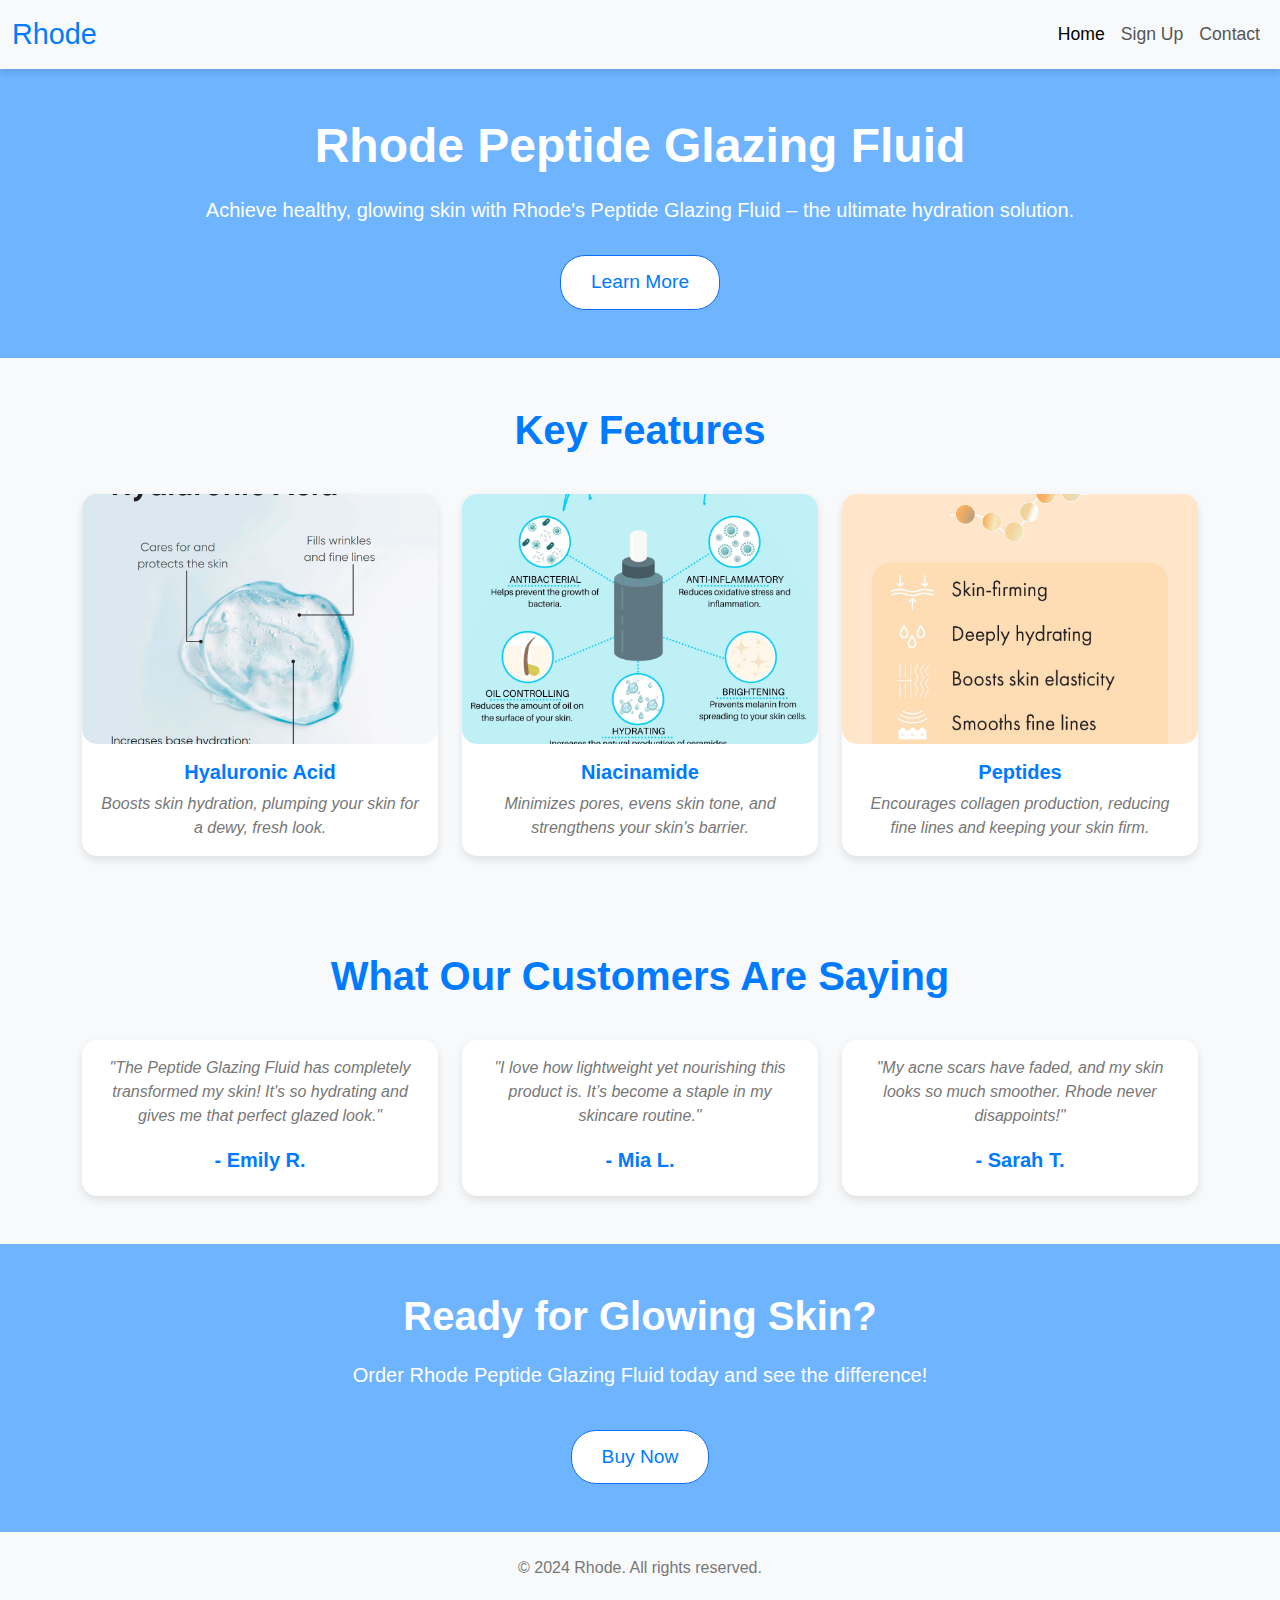
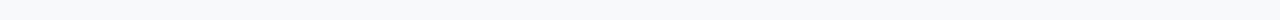
<file: index.html>
<!DOCTYPE html>
<html lang="en">
<head>
  <meta charset="UTF-8">
  <meta name="viewport" content="width=device-width, initial-scale=1.0">
  <title>Rhode - Peptide Glazing Fluid</title>
  <link href="https://cdn.jsdelivr.net/npm/bootstrap@5.3.0-alpha1/dist/css/bootstrap.min.css" rel="stylesheet">
  <link href="styles.css" rel="stylesheet">
</head>
<body>


<nav class="navbar navbar-expand-lg navbar-light bg-light">
  <div class="container-fluid">
    <a class="navbar-brand" href="#">Rhode</a>
    <button class="navbar-toggler" type="button" data-bs-toggle="collapse" data-bs-target="#navbarNav" aria-controls="navbarNav" aria-expanded="false" aria-label="Toggle navigation">
      <span class="navbar-toggler-icon"></span>
    </button>
    <div class="collapse navbar-collapse" id="navbarNav">
      <ul class="navbar-nav ms-auto">
        <li class="nav-item">
          <a class="nav-link active" href="#">Home</a>
        </li>
        <li class="nav-item">
          <a class="nav-link" href="signup.html">Sign Up</a>
        </li>
        <li class="nav-item">
          <a class="nav-link" href="contact.html">Contact</a>
        </li>
      </ul>
    </div>
  </div>
</nav>

<section id="home" class="text-center py-5">
  <div class="container">
    <h1 class="display-4">Rhode Peptide Glazing Fluid</h1>
    <p class="lead">Achieve healthy, glowing skin with Rhode's Peptide Glazing Fluid – the ultimate hydration solution.</p>
    <a href="features.html" class="btn btn-primary btn-lg">Learn More</a>
  </div>
</section>

<section id="features" class="py-5">
  <div class="container text-center">
    <h2>Key Features</h2>
    <div class="row">
      <div class="col-md-4">
        <div class="card">
          <img src="hyaluronic-acid.jpg" class="card-img-top" alt="Hyaluronic Acid">
          <div class="card-body">
            <h5 class="card-title">Hyaluronic Acid</h5>
            <p class="card-text">Boosts skin hydration, plumping your skin for a dewy, fresh look.</p>
          </div>
        </div>
      </div>
      <div class="col-md-4">
        <div class="card">
          <img src="niacinamide.webp" class="card-img-top" alt="Niacinamide">
          <div class="card-body">
            <h5 class="card-title">Niacinamide</h5>
            <p class="card-text">Minimizes pores, evens skin tone, and strengthens your skin's barrier.</p>
          </div>
        </div>
      </div>
      <div class="col-md-4">
        <div class="card">
          <img src="peptides.jpg" class="card-img-top" alt="Peptides">
          <div class="card-body">
            <h5 class="card-title">Peptides</h5>
            <p class="card-text">Encourages collagen production, reducing fine lines and keeping your skin firm.</p>
          </div>
        </div>
      </div>
    </div>
  </div>
</section>

<section id="reviews" class="py-5 bg-light">
  <div class="container text-center">
    <h2>What Our Customers Are Saying</h2>
    <div class="row mt-4">
      <div class="col-md-4">
        <div class="card">
          <div class="card-body">
            <p class="card-text">"The Peptide Glazing Fluid has completely transformed my skin! It's so hydrating and gives me that perfect glazed look."</p>
            <h5 class="card-title">- Emily R.</h5>
          </div>
        </div>
      </div>
      <div class="col-md-4">
        <div class="card">
          <div class="card-body">
            <p class="card-text">"I love how lightweight yet nourishing this product is. It’s become a staple in my skincare routine."</p>
            <h5 class="card-title">- Mia L.</h5>
          </div>
        </div>
      </div>
      <div class="col-md-4">
        <div class="card">
          <div class="card-body">
            <p class="card-text">"My acne scars have faded, and my skin looks so much smoother. Rhode never disappoints!"</p>
            <h5 class="card-title">- Sarah T.</h5>
          </div>
        </div>
      </div>
    </div>
  </div>
</section>

<section id="shop" class="text-center py-5">
  <div class="container">
    <h2>Ready for Glowing Skin?</h2>
    <p class="lead">Order Rhode Peptide Glazing Fluid today and see the difference!</p>
    <a href="buy.html" class="btn btn-primary btn-lg">Buy Now</a>
  </div>
</section>

<footer class="bg-light py-4">
  <div class="container text-center">
    <p>&copy; 2024 Rhode. All rights reserved.</p>
  </div>
</footer>


</body>
</html>
</file>
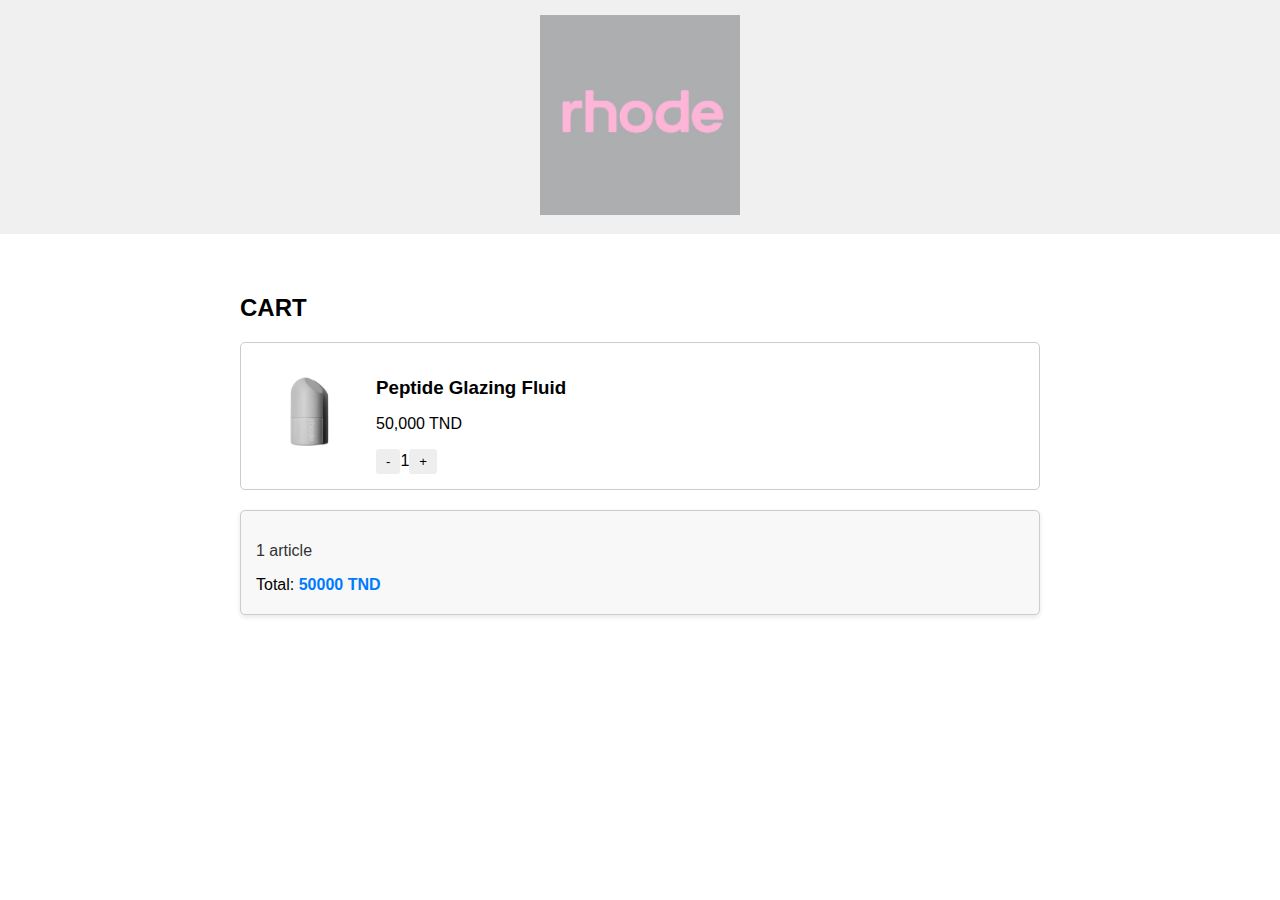
<file: buy.html>
<!DOCTYPE html>
<html lang="en">
<head>
  <meta charset="UTF-8">
  <meta name="viewport" content="width=device-width, initial-scale=1.0">
  <title>cart-rhode</title>
  <link rel="stylesheet" href="styleBuy.css"> 
</head>
<body>

  <header>
    <div class="logo">
      <img src="logo.jpg" alt="Logo">
    </div>
  </header>

  <section id="cart">
    <h2>CART</h2>
    <div class="cart-item">
      <div class="product-image">
        <img src="produit.webp" alt="Product Image">
      </div>
      <div class="product-details">
        <h3>Peptide Glazing Fluid</h3>
        <p class="product-price">50,000 TND</p> 
        <div class="quantity-control">
          <button class="decrease-btn">-</button>
          <span class="quantity">1</span>
          <button class="increase-btn">+</button>
        </div>
      </div>
    </div>
    <div class="cart-summary">
      <p><span class="article-count">1</span> </p> 
      <p>Total: <span class="total-price">50,000 TND</span></p> 
    </div>
  </section>

  <script src="script.js"></script>

</body>
</html>
</file>
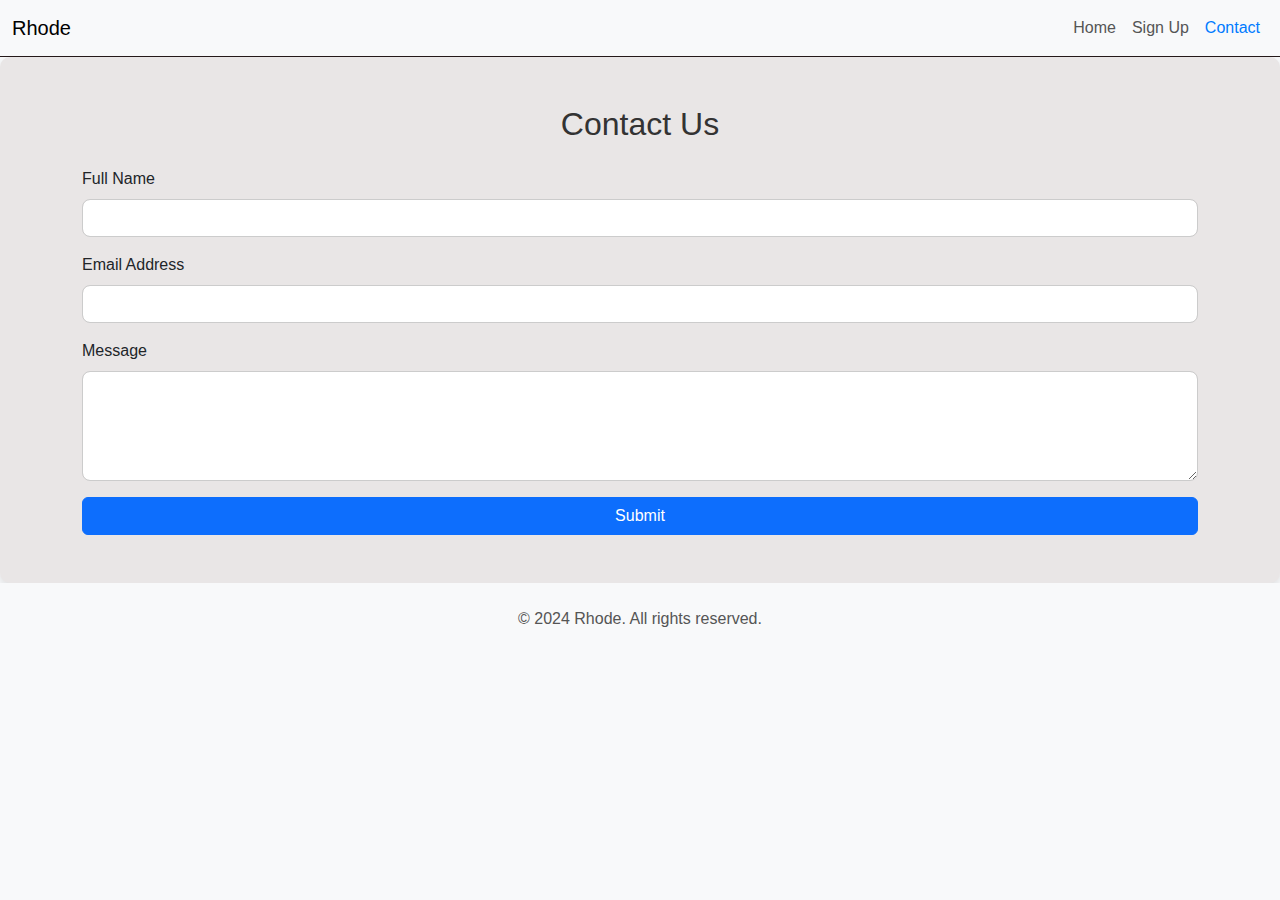
<file: contact.html>
<!DOCTYPE html>
<html lang="en">
<head>
  <meta charset="UTF-8">
  <meta name="viewport" content="width=device-width, initial-scale=1.0">
  <title>Contact Us - Rhode</title>
  <!-- Bootstrap CSS -->
  <link href="https://cdn.jsdelivr.net/npm/bootstrap@5.3.0-alpha1/dist/css/bootstrap.min.css" rel="stylesheet">
  <link rel="stylesheet" href="styleContact.css">
</head>
<body>


<nav class="navbar navbar-expand-lg navbar-light bg-light">
  <div class="container-fluid">
    <a class="navbar-brand" href="#">Rhode</a>
    <button class="navbar-toggler" type="button" data-bs-toggle="collapse" data-bs-target="#navbarNav" aria-controls="navbarNav" aria-expanded="false" aria-label="Toggle navigation">
      <span class="navbar-toggler-icon"></span>
    </button>
    <div class="collapse navbar-collapse" id="navbarNav">
      <ul class="navbar-nav ms-auto">
        <li class="nav-item">
          <a class="nav-link" href="index.html">Home</a>
        </li>
        <li class="nav-item">
          <a class="nav-link" href="signup.html">Sign Up</a>
        </li>
        <li class="nav-item">
          <a class="nav-link active" href="#">Contact</a> 
        </li>
      </ul>
    </div>
  </div>
</nav>

<section id="contact" class="py-5">
  <div class="container">
    <h2 class="text-center mb-4">Contact Us</h2> 

    <form id="contact-form">
      <div class="mb-3">
        <label for="name" class="form-label">Full Name</label>
        <input type="text" class="form-control" id="name" required> 
      </div>
      <div class="mb-3">
        <label for="email" class="form-label">Email Address</label>
        <input type="email" class="form-control" id="email" required>
      </div>
      <div class="mb-3">
        <label for="message" class="form-label">Message</label>
        <textarea class="form-control" id="message" rows="4" required></textarea> 
      </div>
      <button type="submit" class="btn btn-primary w-100">Submit</button> 
    </form>
  </div>
</section>


<footer class="bg-light py-4">
  <div class="container text-center">
    <p>&copy; 2024 Rhode. All rights reserved.</p>
  </div>
</footer>


</body>
</html>
</file>
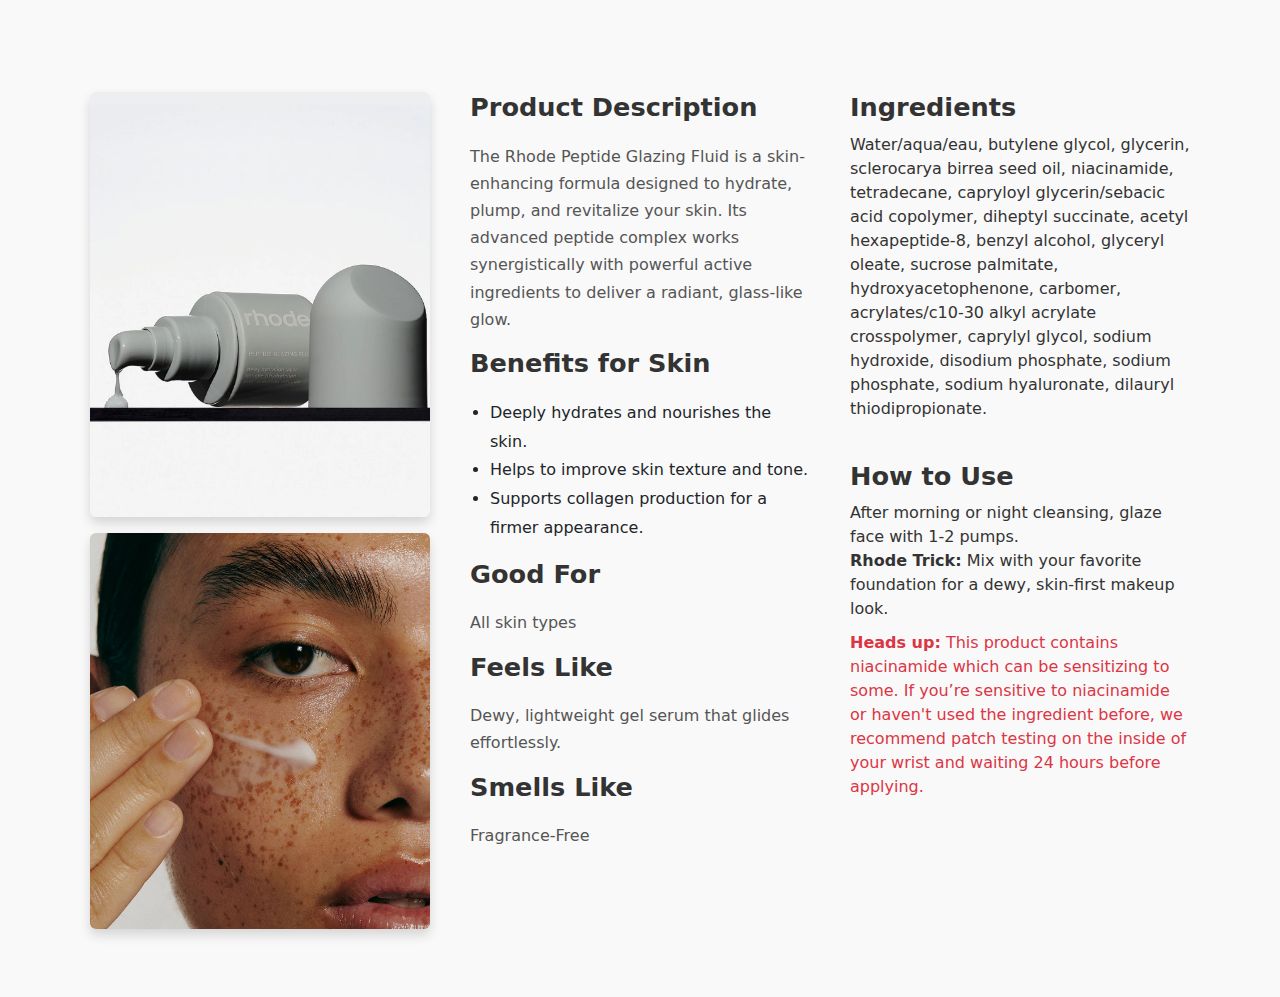
<file: features.html>
<!DOCTYPE html>
<html lang="en">
<head>
  <meta charset="UTF-8">
  <meta name="viewport" content="width=device-width, initial-scale=1.0">
  <title>Rhode Peptide Glazing Fluid</title>
  <link href="https://cdn.jsdelivr.net/npm/bootstrap@5.3.0-alpha1/dist/css/bootstrap.min.css" rel="stylesheet">
  <link rel="stylesheet" href="styleFeatures.css">
</head>
<body>

  <section id="features" class="py-5">
    <div class="container">
      <div class="row mt-4 align-items-start">
        <div class="col-md-4">
          <div class="d-flex flex-column align-items-center">
            <img src="back.webp" alt="Rhode Peptide Glazing Fluid" class="img-fluid rounded mb-3">
            <img src="glaze.webp" alt="Rhode Peptide Glazing Fluid" class="img-fluid rounded">
          </div>
        </div>

       
        <div class="col-md-4">
          <div class="d-flex flex-column">
            <h3>Product Description</h3>
            <p>
              The Rhode Peptide Glazing Fluid is a skin-enhancing formula designed to hydrate, plump, and revitalize your skin. 
              Its advanced peptide complex works synergistically with powerful active ingredients to deliver a radiant, glass-like glow.
            </p>

            <h3>Benefits for Skin</h3>
            <ul>
              <li>Deeply hydrates and nourishes the skin.</li>
              <li>Helps to improve skin texture and tone.</li>
              <li>Supports collagen production for a firmer appearance.</li>
            </ul>

            <h3>Good For</h3>
            <p>All skin types</p>

            <h3>Feels Like</h3>
            <p>Dewy, lightweight gel serum that glides effortlessly.</p>

            <h3>Smells Like</h3>
            <p>Fragrance-Free</p>
          </div>
        </div>

        <div class="col-md-4">
          <div class="ingredients">
            <h3>Ingredients</h3>
            <p>
              Water/aqua/eau, butylene glycol, glycerin, sclerocarya birrea seed oil, niacinamide, tetradecane, 
              capryloyl glycerin/sebacic acid copolymer, diheptyl succinate, acetyl hexapeptide-8, benzyl alcohol, 
              glyceryl oleate, sucrose palmitate, hydroxyacetophenone, carbomer, acrylates/c10-30 alkyl acrylate crosspolymer, 
              caprylyl glycol, sodium hydroxide, disodium phosphate, sodium phosphate, sodium hyaluronate, dilauryl thiodipropionate.
            </p>
          </div>

          <div class="how-to-use">
            <h3>How to Use</h3>
            <p>
              After morning or night cleansing, glaze face with 1-2 pumps.
              <br><strong>Rhode Trick:</strong> Mix with your favorite foundation for a dewy, skin-first makeup look.
            </p>

            <p class="text-danger">
              <strong>Heads up:</strong> This product contains niacinamide which can be sensitizing to some. 
              If you’re sensitive to niacinamide or haven't used the ingredient before, we recommend patch testing 
              on the inside of your wrist and waiting 24 hours before applying.
            </p>
          </div>
        </div>
      </div>
    </div>
  </section>

</body>
</html>
</file>
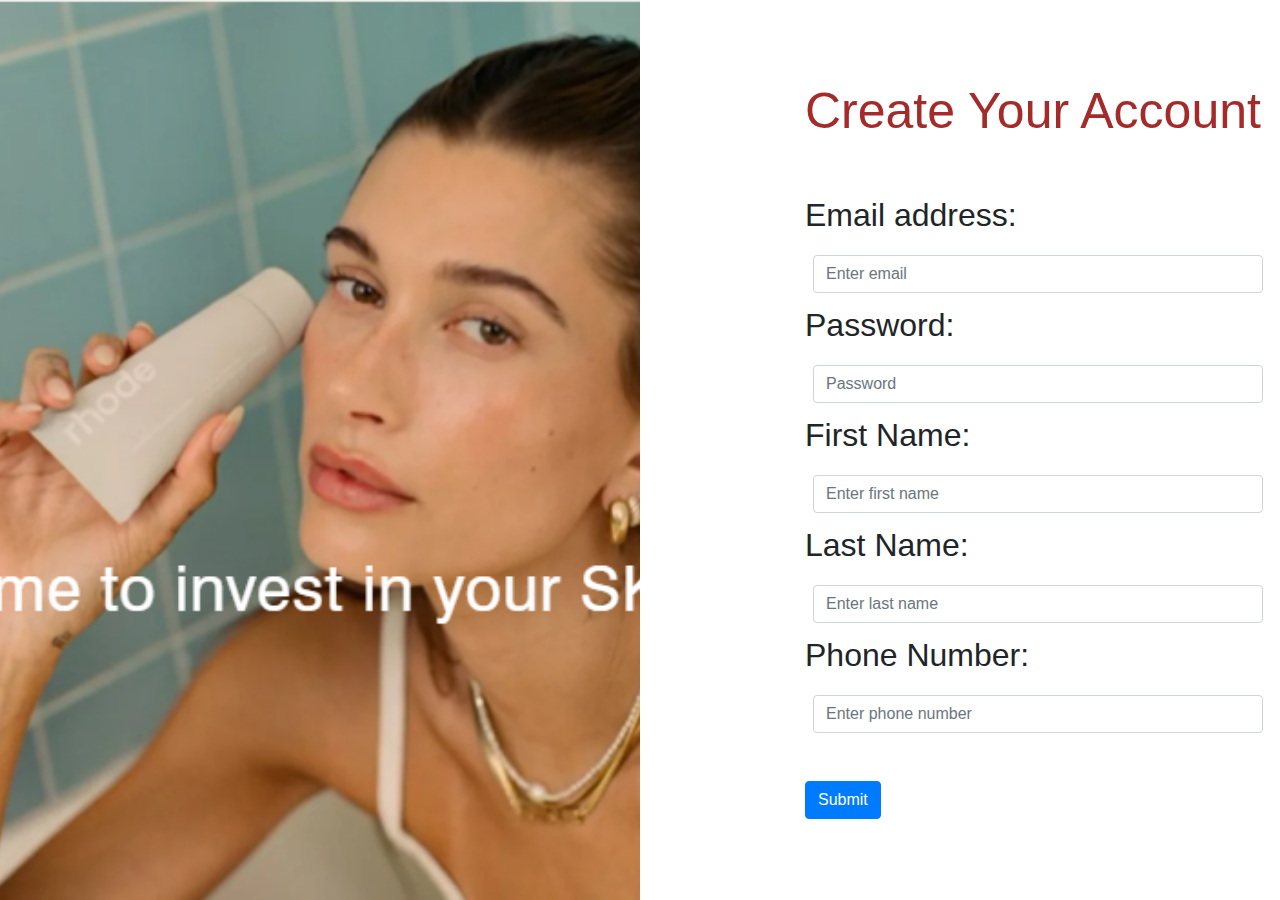
<file: signup.html>
<!DOCTYPE html>
<html lang="en">
<head>
    <meta charset="UTF-8">
    <meta name="viewport" content="width=device-width, initial-scale=1.0">
    <title>Registration Form</title>
    <link rel="stylesheet" href="https://stackpath.bootstrapcdn.com/bootstrap/4.5.2/css/bootstrap.min.css">
    <style>
        
        .left-image {
            width: 50vw;  
            height: 100vh; 
            object-fit: cover;  
        
        }
       
        .form-container {
            height: 100vh; 
            display: flex;
            justify-content: center;
            align-items: center;
        }
        .form ,h2  {
            padding-left: 150px;
        }
        .btn{
            margin-left:150px ;
            margin-top: 40px;
        }
        form {
            width: 600px;
            font-size: xx-large;
        }
        h2{
            margin-bottom: 50px ;
            font-size: 50px;
            font-family: 'Gill Sans', 'Gill Sans MT', Calibri, 'Trebuchet MS', sans-serif;
            color: brown;
        }
        #email , #password, #firstName, #lastName ,#phone{
            margin: 8px;
        }

    </style>
</head>
<body>
    <div class="container-fluid p-0">
        <div class="row no-gutters">
            <div class="col-md-6 p-0">
                <img src="image.png" alt="Image" class="left-image">
            </div>
            <div class="col-md-6 p-0 form-container">
                <div class="container">
                    <h2>Create Your Account</h2>
                    <form id="signupForm" onsubmit="return validateForm(event)">
                        <div class="form">
                            <label for="email">Email address:</label>
                            <input type="email" class="form-control" id="email" placeholder="Enter email" required>
                        </div>
                        <div class="form">
                            <label for="password">Password:</label>
                            <input type="password" class="form-control" id="password" placeholder="Password" required>
                            <div class="invalid-feedback">Password must contain at least one letter and one number.</div>
                        </div>
                        <div class="form">
                            <label for="firstName">First Name:</label>
                            <input type="text" class="form-control" id="firstName" placeholder="Enter first name" required>
                        </div>
                        <div class="form">
                            <label for="lastName">Last Name:</label>
                            <input type="text" class="form-control" id="lastName" placeholder="Enter last name" required>
                        </div>
                        <div class="form">
                            <label for="phone">Phone Number:</label>
                            <input type="tel" class="form-control" id="phone" placeholder="Enter phone number" required>
                        </div>
                        <button type="submit" class="btn btn-primary">Submit</button>
                    </form>
                </div>
            </div>
        </div>
    </div>

    <script>
       
        function validatePassword(password) {
            const regex = /^(?=.*[A-Za-z])(?=.*\d)[A-Za-z\d]{6,}$/;  
            return regex.test(password);
        }

 
        function validatePhone() {
            const number = document.getElementById("phone").value; 
        
            for (let i = 0; i < number.length; i++) {
                if (isNaN(number[i])) {
                    alert("Invalid number. Please enter digits only.");
                    return false; 
                }
            }
          
            if (number.length !== 8) {
                alert("Phone number must be 8 digits long.");
                return false; 
            }
            return true;  
        }

        function validateForm(event) {
            const password = document.getElementById('password').value;  

            
            if (!validatePassword(password)) {
                event.preventDefault(); 
                alert("Password must contain at least one letter and one number, and be at least 6 characters long.");
                return false;
            }

            if (!validatePhone()) {
                event.preventDefault();  
                return false;
            }

            return true;  
        }
    </script>
</body>
</file>
<file: styles.css>
body {
    font-family: 'Arial', sans-serif;
    background-color: #f5f5f5; 
    margin: 0;
    padding: 0;
    color: #333;
  }
  
  .navbar {
    background-color: #ffffff;
    box-shadow: 0 4px 6px rgba(0, 0, 0, 0.1);
  }
  
  .navbar .navbar-brand {
    font-size: 1.8rem;
    color: #007bff;
  }
  
  .navbar .nav-link {
    font-size: 1.1rem;
    color: #555;
    padding: 10px 15px;
  }
  
  .navbar .nav-link:hover {
    color: #007bff;
    text-decoration: underline;
  }
  
  #home {
    background-color: #6eb4ff;
    color: white;
    padding: 80px 0;
  }
  
  #home h1 {
    font-size: 3rem;
    font-weight: 700;
    margin-bottom: 20px;
  }
  
  #home p {
    font-size: 1.25rem;
    margin-bottom: 30px;
  }
  
  #home .btn {
    background-color: #ffffff;
    color: #007bff;
    font-size: 1.2rem;
    padding: 12px 30px;
    border-radius: 25px;
    transition: all 0.3s ease;
  }
  
  #home .btn:hover {
    background-color: #0056b3;
    color: white;
    transform: scale(1.05);
  }
  
  #features {
    padding: 60px 0;
    background-color: #f8f9fa;
  }
  
  #features h2 {
    font-size: 2.5rem;
    font-weight: 600;
    margin-bottom: 40px;
    color: #007bff;
  }
  
  .card {
    border: none;
    box-shadow: 0 4px 8px rgba(0, 0, 0, 0.1);
    transition: transform 0.3s ease, box-shadow 0.3s ease;
    border-radius: 15px;
  }
  
  .card:hover {
    transform: translateY(-10px);
    box-shadow: 0 8px 16px rgba(0, 0, 0, 0.15);
  }
  
  .card-img-top {
    border-radius: 15px;
    height: 250px;
    object-fit: cover;
  }
  
  .card-title {
    font-size: 1.25rem;
    font-weight: 600;
    color: #333;
  }
  
  .card-text {
    font-size: 1rem;
    color: #555;
    line-height: 1.5;
    margin-bottom: 20px;
  }
  

  #reviews {
    background-color: #f9f9f9;
    padding: 60px 0;
  }
  
  #reviews h2 {
    font-size: 2.5rem;
    font-weight: 600;
    margin-bottom: 40px;
    color: #007bff;
  }
  
  .card-body {
    font-size: 1rem;
    color: #333;
  }
  
  .card-body .card-text {
    font-style: italic;
    color: #777;
  }
  
  .card-body .card-title {
    font-weight: 600;
    color: #007bff;
  }
  

  #shop {
    background-color: #6eb4ff;
    color: white;
    padding: 80px 0;
  }
  
  #shop h2 {
    font-size: 2.5rem;
    font-weight: 700;
    margin-bottom: 20px;
  }
  
  #shop .lead {
    font-size: 1.25rem;
    margin-bottom: 40px;
  }
  
  #shop .btn {
    background-color: #ffffff;
    color: #007bff;
    font-size: 1.2rem;
    padding: 12px 30px;
    border-radius: 25px;
    transition: all 0.3s ease;
  }
  
  #shop .btn:hover {
    background-color: #0056b3;
    color: white;
    transform: scale(1.05);
  }
  
  footer {
    background-color: #f8f9fa;
    padding: 30px 0;
    text-align: center;
  }
  
  footer p {
    font-size: 1rem;
    color: #777;
  }
  
  @media (max-width: 768px) {
    #home h1 {
      font-size: 2.5rem;
    }
  
    #home p {
      font-size: 1.1rem;
    }
  
    #features h2 {
      font-size: 2rem;
    }
  
    .card-img-top {
      height: 200px;
    }
  
    .card-title {
      font-size: 1.1rem;
    }
  
    .card-text {
      font-size: 0.95rem;
    }
  
    #shop h2 {
      font-size: 2rem;
    }
  }
</file>
<file: styleBuy.css>
body {
    font-family: sans-serif;
    margin: 0;
  }
  
  header {
    background-color: #F0F0F0;
    padding: 15px 0;
  }
  
  .logo {
    text-align: center;
  }
  
  .logo img {
    max-width: 200px;
  }
 
  #cart {
    padding: 20px;
    margin: 20px auto;
    max-width: 800px;
  }
  
  .cart-item {
    display: flex;
    align-items: center;
    margin-bottom: 20px;
    border: 1px solid #ccc;
    padding: 15px;
    border-radius: 5px;
  }
  
  .product-image {
    width: 100px;
    margin-right: 20px;
  }
  
  .product-image img {
    width: 100%;
    height: auto;
  }
  
  .product-details h3 {
    margin-bottom: 5px;
  }
  
  .quantity-control {
    display: flex;
    align-items: center;
  }
  
  .quantity-control button {
    border: none;
    background-color: #eee;
    padding: 5px 10px;
    border-radius: 3px;
    cursor: pointer;
  }
  


.cart-summary {
    margin-top: 20px;
    padding: 15px; 
    border: 1px solid #ccc; 
    border-radius: 5px; 
    background-color: #f8f8f8;
    box-shadow: 0 2px 5px rgba(0, 0, 0, 0.1); 
  }
  
  .cart-summary p {
    margin-bottom: 5px;
  }
  
  .cart-summary .article-count {
    color: #333;
  }
  
  .cart-summary .total-price {
    color: #007bff; 
    font-weight: bold; 
  }
</file>
<file: styleContact.css>
body {
    font-family: Arial, sans-serif;
    background-color: #f8f9fa;
  }
  
  .navbar {
    border-bottom: 1px solid #241919;
  }
  
  
  .navbar-nav .nav-item .nav-link {
    color: #555;
    transition: color 0.3s ease;
  }
  
  .navbar-nav .nav-item .nav-link:hover,
  .navbar-nav .nav-item .nav-link.active {
    color: #007bff;
  }
  
  #contact {
    background-color: #e9e6e6;
    border-radius: 10px;
    box-shadow: 0 4px 8px rgba(0, 0, 0, 0.1);
    padding: 30px;
  }
  
  #contact h2 {
    font-size: 32px;
    color: #333;
  }
  
  .form-control {
    border-radius: 8px;
    border: 1px solid #ccc;
  }
  
  .form-control:focus {
    border-color: #007bff;
    box-shadow: 0 0 8px rgba(0, 123, 255, 0.25);
  }
  
  footer {
    background-color: #fdfefe;
  }
  
  footer p {
    margin: 0;
    color: #555;
  }
</file>
<file: styleFeatures.css>
#features {
  padding: 60px 0;
  background-color: #f9f9f9; 
}

@media (min-width: 768px) {
  #features .row {
    display: flex;
    justify-content: space-between;
  }

  #features .col-md-4 {
    flex: 1;
    padding: 20px;
  }
}

#features .col-md-4:first-child {
  display: flex;
  justify-content: center;
  align-items: center;
  flex-direction: column;
  gap: 20px;
}

#features .col-md-4:first-child img {
  width: 100%;
  max-width: 350px;
  height: auto;
  border-radius: 15px;
  box-shadow: 0 6px 12px rgba(0, 0, 0, 0.15);
  transition: transform 0.3s ease-in-out, box-shadow 0.3s ease-in-out;
}

#features .col-md-4:first-child img:hover {
  transform: scale(1.05);
  box-shadow: 0 12px 24px rgba(0, 0, 0, 0.2);
}

#features .col-md-4:nth-child(2) {
  display: flex;
  flex-direction: column;
  align-items: flex-start;
  text-align: left;
  position: relative;
}

#features .col-md-4:last-child {
  display: flex;
  flex-direction: column;
  align-items: flex-start;
  text-align: left;
}

#features .ingredients, #features .how-to-use {
  display: flex;
  flex-direction: column;
  align-items: flex-start;
  text-align: left;
  margin-bottom: 30px;
}

#features .ingredients h3, #features .how-to-use h3 {
  margin: 0 0 10px;
  color: #333;
}

#features .ingredients p, #features .how-to-use p {
  margin: 0 0 10px;
  color: #333;
  font-size: 1rem;
}

#features .text-danger {
  color: #d63d38;
  font-size: 0.95rem;
  margin-top: 10px;
}


#features ul {
  list-style-type: disc;
  padding-left: 20px;
}

#features ul li {
  font-size: 1rem;
  line-height: 1.8;
}

#features h3 {
  font-size: 1.6rem;
  font-weight: bold;
  margin-bottom: 20px;
  color: #333;
}

#features .col-md-4:nth-child(2) p {
  font-size: 1rem;
  line-height: 1.7;
  margin-bottom: 15px;
  color: #555;
}

@media (max-width: 767px) {
  #features .row {
    display: block; 
  }

  #features .col-md-4 {
    width: 100%; 
  }

  #features .col-md-4:first-child img {
    max-width: 100%;
  }

  #features .col-md-4:nth-child(2), 
  #features .col-md-4:last-child {
    text-align: left; 
  }
}
</file>
